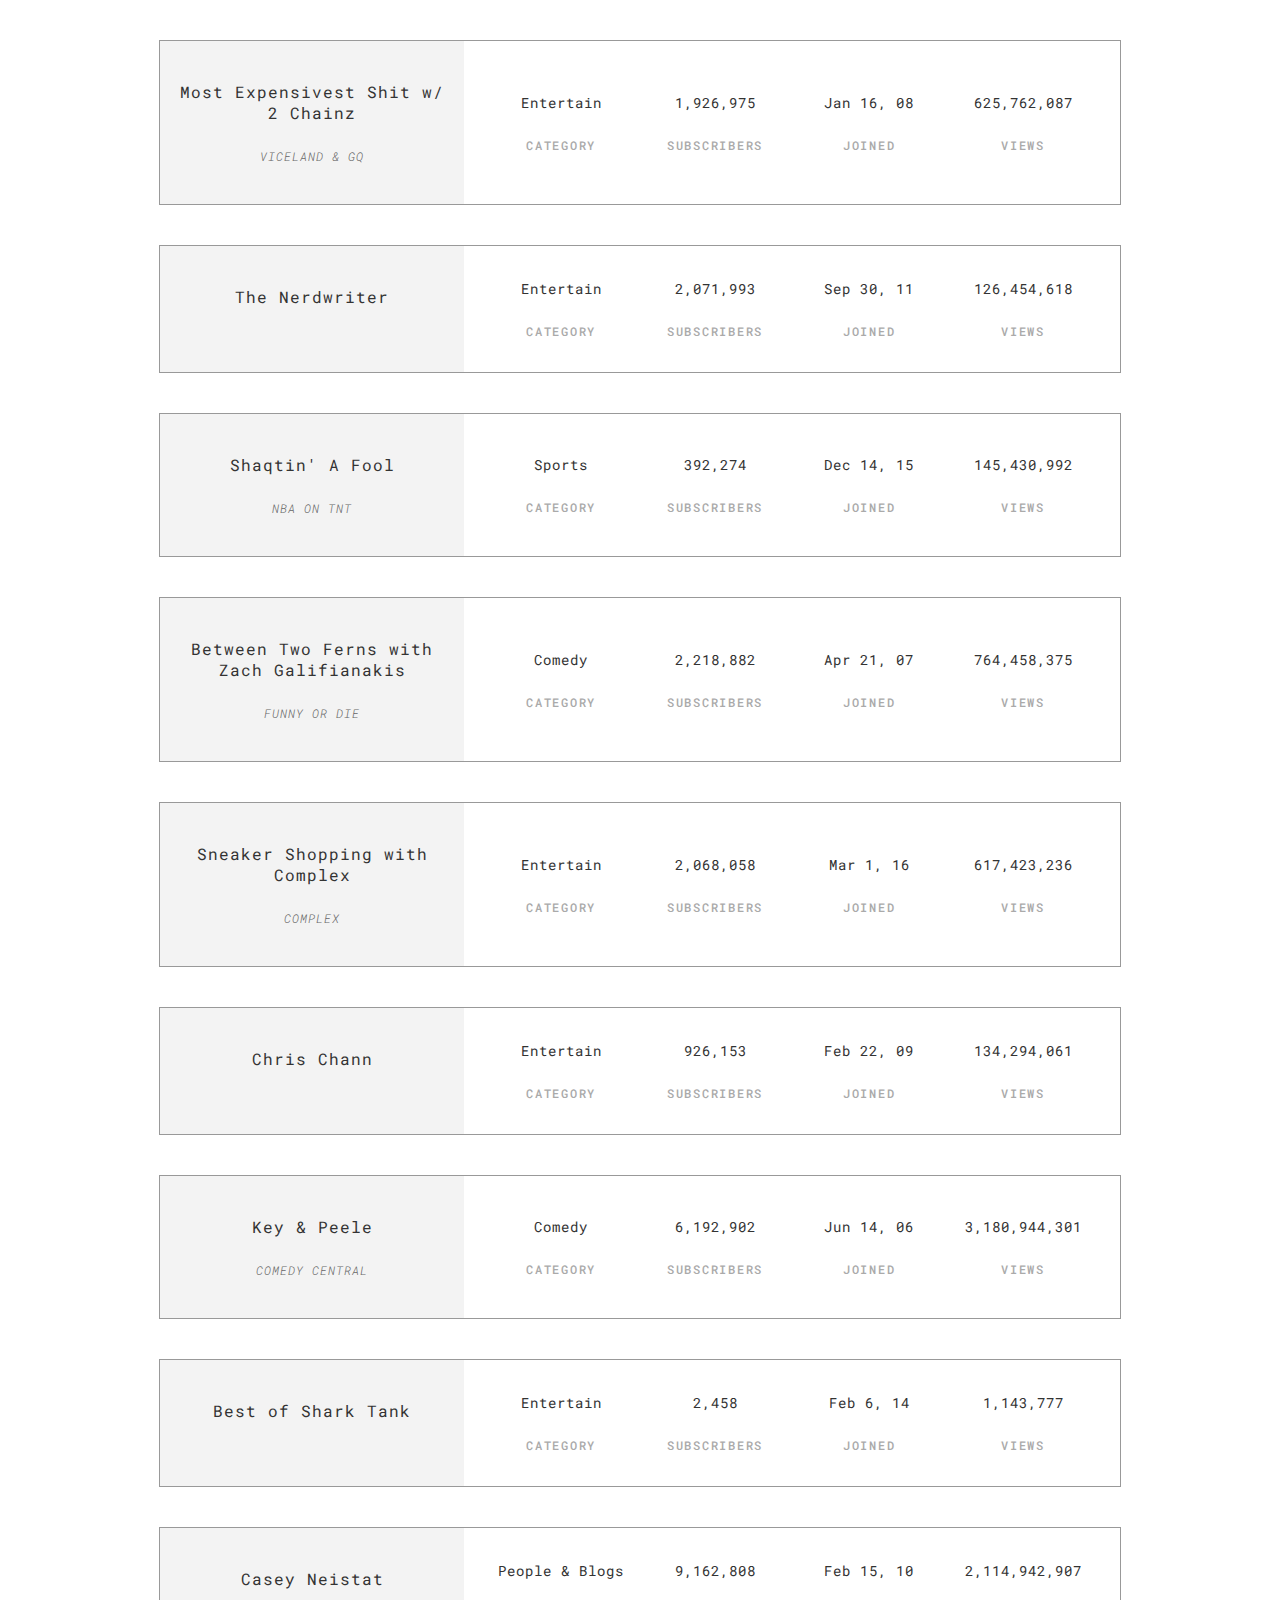
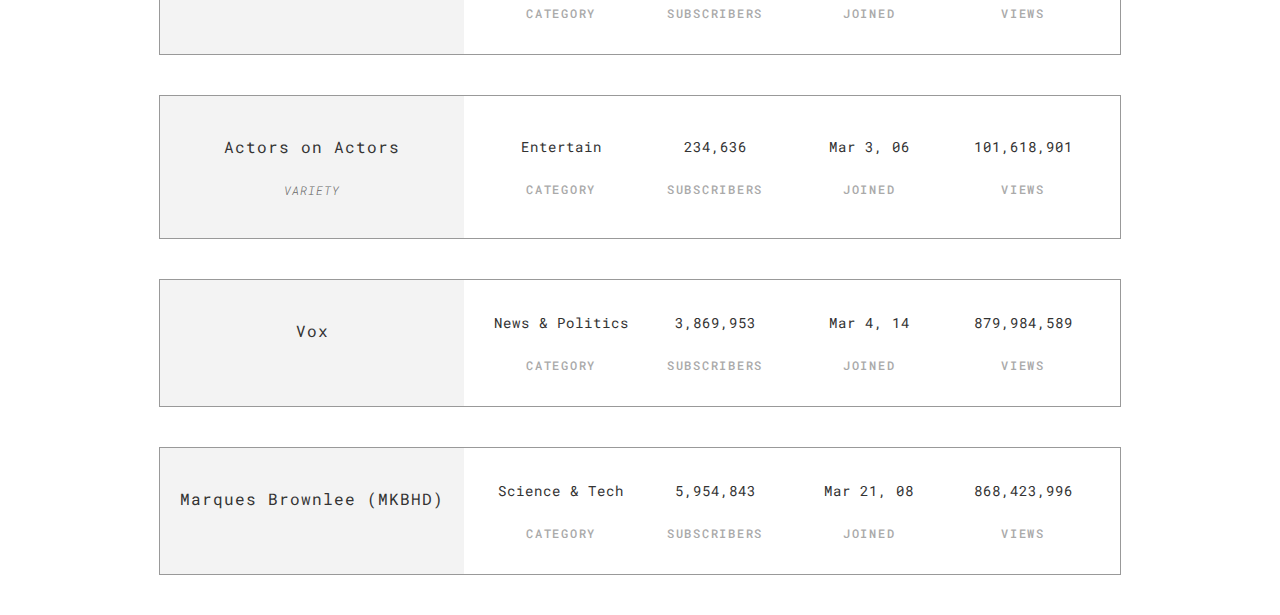
<file: weekOne/index.html>
<!DOCTYPE html>
<html>
  <head>
    <meta charset="UTF-8">
    <title>YouTube Rabbit Hole</title>
    <link rel="stylesheet" href="stylesheet.css" type="text/css">
    <meta name="viewport" content="width=device-width, initial-scale=1.0">
    <link href="https://fonts.googleapis.com/css?family=Roboto+Mono:300,400,500" rel="stylesheet">
  </head>
  <body>
    <div class="container">
      <div id="cardHolder"></div>
    </div>

    <script src="https://ajax.googleapis.com/ajax/libs/jquery/1.11.3/jquery.min.js"></script>
    <script src="script.js" type="text/javascript"></script>
  </body>
</html>
</file>
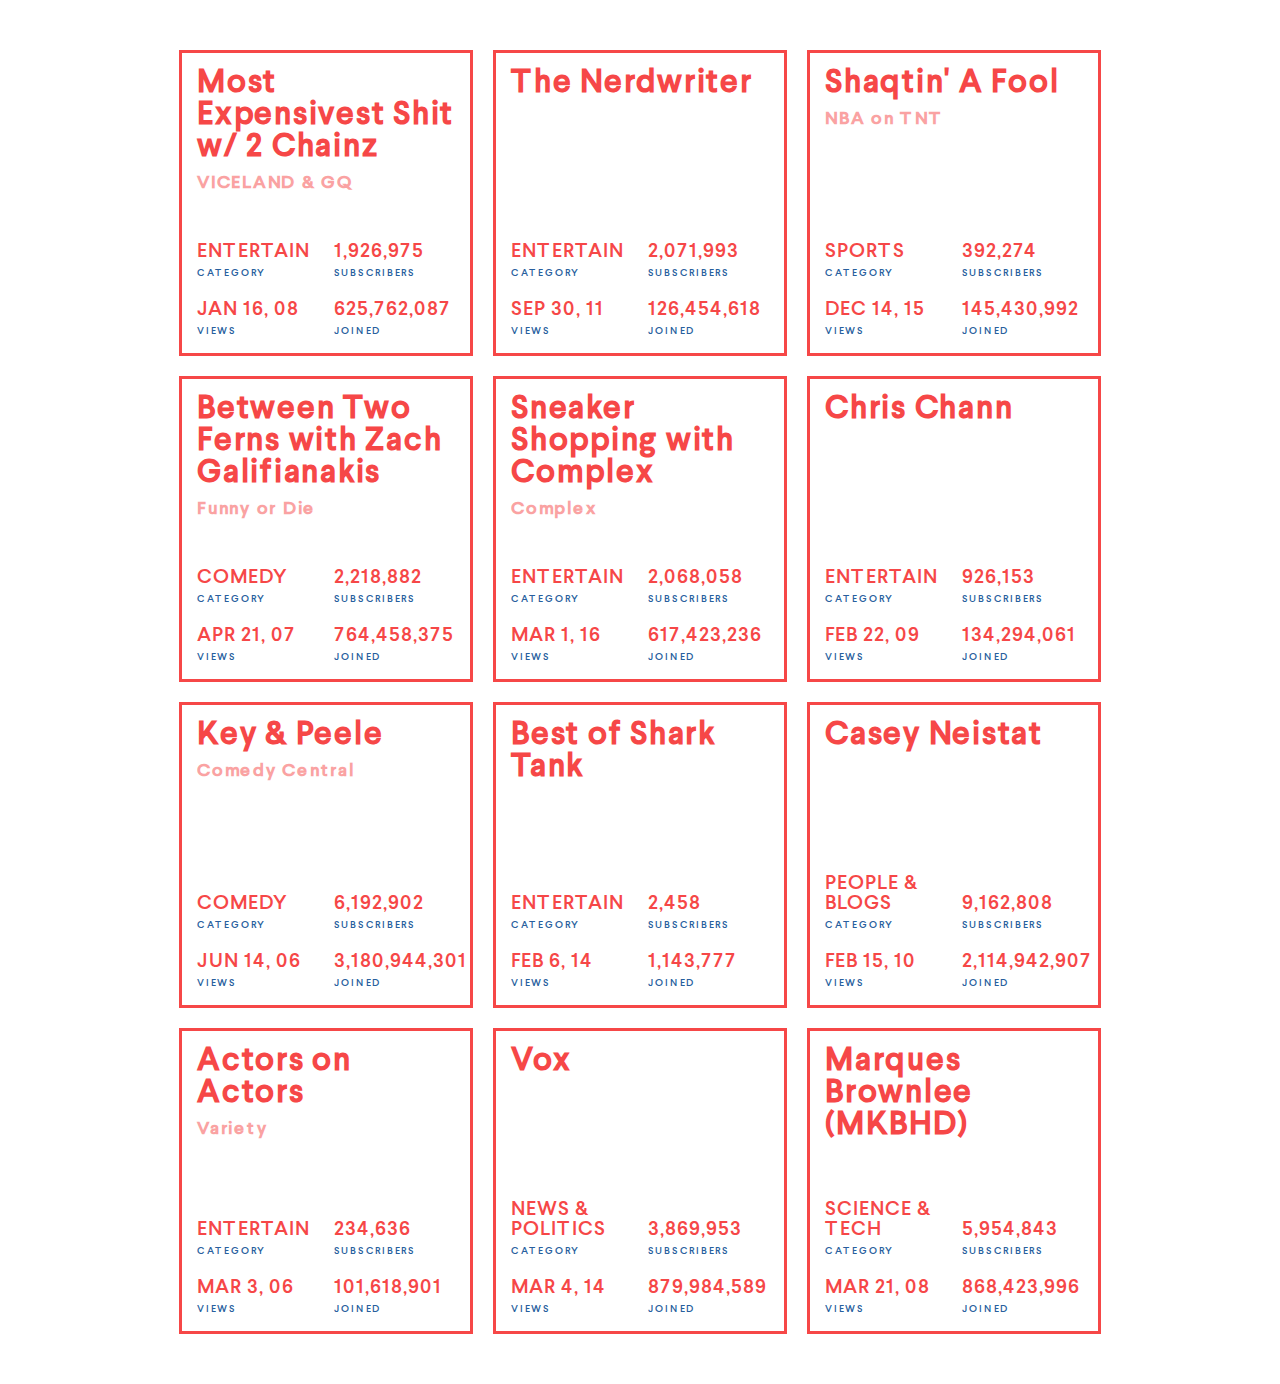
<file: weekTwo/index.html>
<!DOCTYPE html>
<html>
  <head>
    <meta charset="UTF-8">
    <title>Most Watched YouTube Channels</title>
    <meta name="viewport" content="width=device-width, initial-scale=1.0">
    <link rel="stylesheet" href="stylesheet.css" type="text/css">
  </head>
  <body>
    <div class="container">
      <div id="tileHolder"></div>
    </div>

    <script src="https://ajax.googleapis.com/ajax/libs/jquery/1.11.3/jquery.min.js"></script>
    <script src="script.js" type="text/javascript"></script>
  </body>
</html>
</file>
<file: weekOne/stylesheet.css>
body {
  font-family: 'Roboto Mono', monospace;
  text-transform: uppercase;
  font-size: 12px;
  letter-spacing: 1px;
  margin: 0px;
  padding: 0px 20px;
  box-sizing: border-box;
}

.card {
  border: 1px solid #999999;
  display: flex;
  justify-content: space-evenly;
  width: 960px;
  margin: 40px auto;
}

.card .aside {
  width: 30%;
  background-color: #F3F3F3;
  padding: 40px 20px;
}

.card .aside h2 {
  font-weight: 400;
  text-align: center;
  font-size: 16px;
  color: #333333;
  margin: 0px;
  font-size: 16px;
  text-transform: none; 
}

.card .aside h3 {
  margin: 25px 0px 0px;
  color: #666666;
  font-weight: 300;
  text-align: center;
  font-size: 12px;
  font-style: italic;
}

.card .content {
  width: 70%;
  text-align: center;
  padding: 0px 20px;
  display: flex;
  align-items: center;
}

.card .content ul {
  list-style-type: none;
  margin: 0px;
  padding: 0px;
  display: flex;
  /* justify-content: space-evenly; */
  /* justify content not needed because 25% width given to li below */
  width: 100%;
}

.card .content li {
  width: 25%;
}

.card .content li p {
  color: #333333;
  margin: 0px 0px 25px;
  text-transform: none; 
  font-size: 14px;
}

.card .content li label {
  color: #AAAAAA;
  font-size: 12px;
  font-weight: 500;
  letter-spacing: 1.75px;
}

@media (max-width: 1000px) {
  .card {
    display: block;
    width: 100%;
    margin: 40px 0px;
  }

  .card .aside {
    width: 90%;
    padding: 40px 5%;
  }

  .card .content {
    width: 90%;
    padding: 0px 5%;
    display: block;
  }

  .card .content ul {
    display: block;
  }

  .card .content li {
    width: 100%;
    margin: 20px 0px;
  }

  .card .content li p {
    margin: 0px 0px 10px;
  }
}
</file>
<file: weekTwo/stylesheet.css>
@font-face {
  font-family: Larsseit;
  src: url(larsseit.ttf);
}

body {
  font-family: Larsseit, Helvetica, sans-serif;
  text-transform: uppercase;
  font-size: 12px;
  letter-spacing: 1px;
  margin: 0px;
  padding: 0px;
  box-sizing: border-box;
}

.container {
  width: 960px;
  margin: 40px auto;
}

#tileHolder {
  text-align: center;
}

.tile {
  width: 30%;
  height: 300px;
  border: 3px solid #F64747;
  position: relative;
  margin: 10px;
  display: inline-table;
  text-align: left;
}

.tile h2 {
  text-transform: none;
  color: #F64747;
  font-size: 32px;
  letter-spacing: 1.75px;
  line-height: 32px;
  margin: 15px 15px 10px;
}

.tile h3 {
  text-transform: none;
  color: #F64747;
  font-size: 18px;
  opacity: 0.5;
  letter-spacing: 1.75px;
  line-height: 20px;
  margin: 0px 15px;
}

.tile .content {
  position: absolute;
  bottom: 15px;
  left: 15px;
}

.tile .content .wrapper {
  display: inline-block;
  width: 50%;
}

.tile .content .wrapper p {
  color: #F64747;
  font-size: 20px;
  margin: 20px 0px 5px;
}

.tile .content .wrapper label {
  color: #285F9E;
  font-size: 10px;
  text-transform: uppercase;
  letter-spacing: 1.75px;
}

@media (max-width: 960px) {
  .container {
    width: 100%;
  }

  .tile {
    width: 45%;
  }
}

@media (max-width: 650px) {
  .tile {
    width: 90%;
  }
}
</file>
